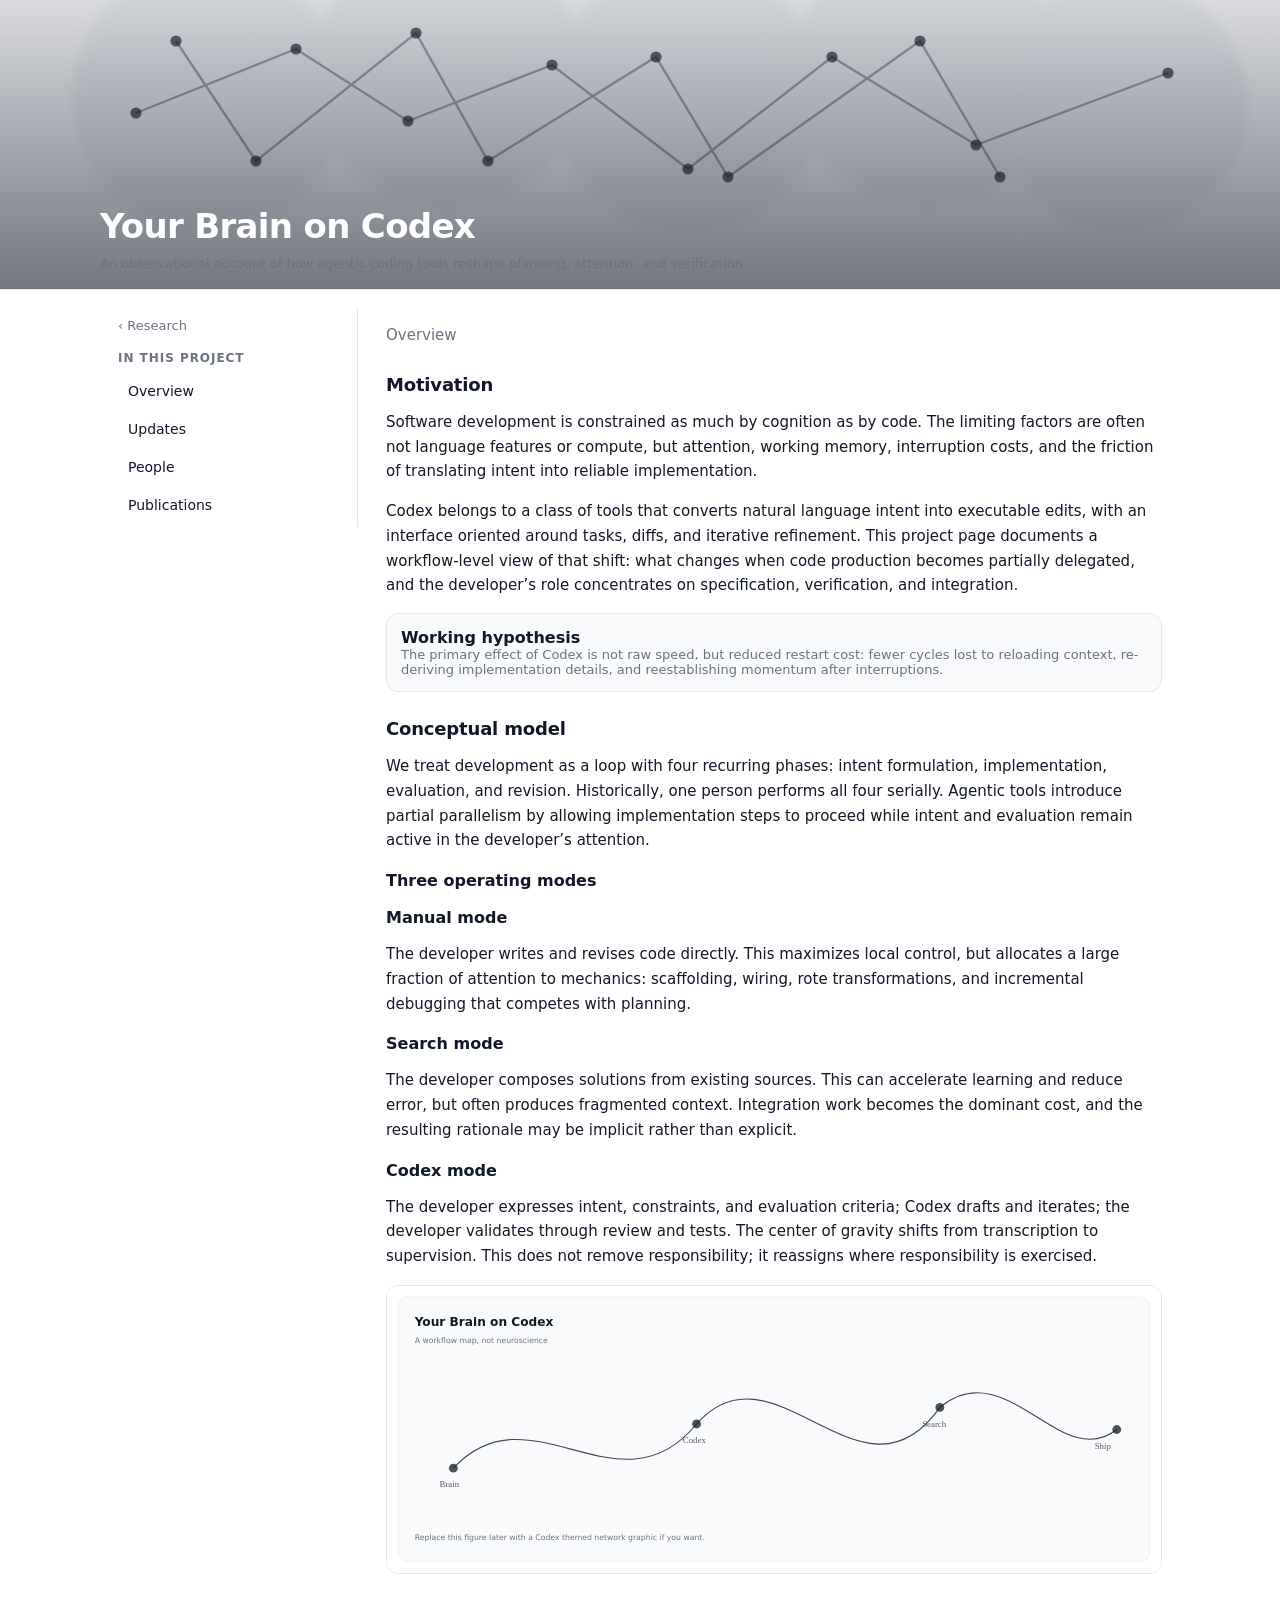
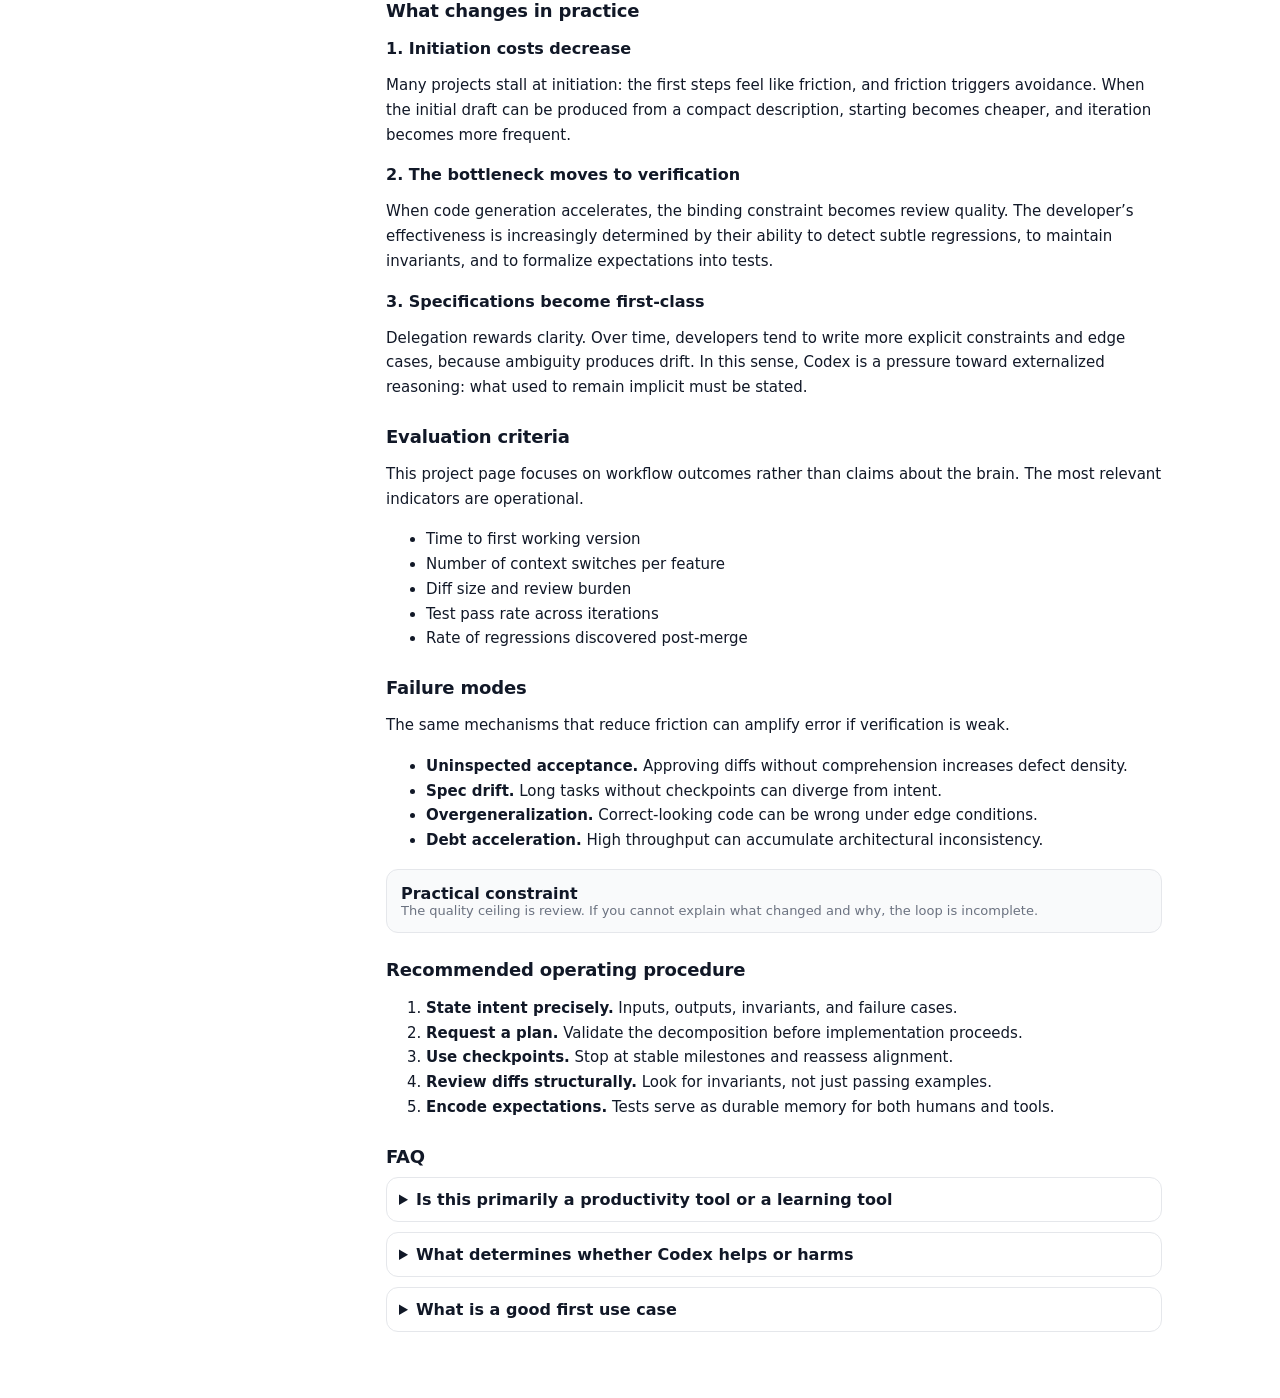
<file: index.html>
<!doctype html>
<html lang="en">
<head>
  <meta charset="utf-8" />
  <meta name="viewport" content="width=device-width,initial-scale=1" />
  <title>Overview · Your Brain on Codex</title>
  <link rel="stylesheet" href="./assets/css/styles.css" />
</head>
<body>
  <header class="hero">
    <img src="./assets/img/hero.svg" alt="Your Brain on Codex hero graphic" />
    <div class="overlay"></div>
    <div class="titlewrap">
      <h1>Your Brain on Codex</h1>
      <div class="meta">An observational account of how agentic coding tools reshape planning, attention, and verification.</div>
    </div>
  </header>

  <main class="page">
    <section class="layout">
      <aside class="sidebar">
        <a class="back" href="#">‹ Research</a>
        <nav class="nav" data-nav>
          <h3>In this project</h3>
          <a href="./index.html">Overview</a>
          <a href="./updates/index.html">Updates</a>
          <a href="./people/index.html">People</a>
          <a href="./publications/index.html">Publications</a>
        </nav>
      </aside>

      <article class="content">
        <p class="small">Overview</p>

        <h2>Motivation</h2>
        <p>
          Software development is constrained as much by cognition as by code. The limiting factors are often not
          language features or compute, but attention, working memory, interruption costs, and the friction of
          translating intent into reliable implementation.
        </p>
        <p>
          Codex belongs to a class of tools that converts natural language intent into executable edits, with an interface
          oriented around tasks, diffs, and iterative refinement. This project page documents a workflow-level view of that
          shift: what changes when code production becomes partially delegated, and the developer’s role concentrates on
          specification, verification, and integration.
        </p>

        <div class="callout">
          <div><strong>Working hypothesis</strong></div>
          <div class="small">
            The primary effect of Codex is not raw speed, but reduced restart cost: fewer cycles lost to reloading context,
            re-deriving implementation details, and reestablishing momentum after interruptions.
          </div>
        </div>

        <h2>Conceptual model</h2>
        <p>
          We treat development as a loop with four recurring phases: intent formulation, implementation, evaluation, and
          revision. Historically, one person performs all four serially. Agentic tools introduce partial parallelism by
          allowing implementation steps to proceed while intent and evaluation remain active in the developer’s attention.
        </p>

        <h3>Three operating modes</h3>

        <h3>Manual mode</h3>
        <p>
          The developer writes and revises code directly. This maximizes local control, but allocates a large fraction of
          attention to mechanics: scaffolding, wiring, rote transformations, and incremental debugging that competes with
          planning.
        </p>

        <h3>Search mode</h3>
        <p>
          The developer composes solutions from existing sources. This can accelerate learning and reduce error, but often
          produces fragmented context. Integration work becomes the dominant cost, and the resulting rationale may be
          implicit rather than explicit.
        </p>

        <h3>Codex mode</h3>
        <p>
          The developer expresses intent, constraints, and evaluation criteria; Codex drafts and iterates; the developer
          validates through review and tests. The center of gravity shifts from transcription to supervision. This does not
          remove responsibility; it reassigns where responsibility is exercised.
        </p>

        <div class="figure">
          <img src="./assets/img/figure.svg" alt="Workflow figure" />
        </div>

        <h2>What changes in practice</h2>

        <h3>1. Initiation costs decrease</h3>
        <p>
          Many projects stall at initiation: the first steps feel like friction, and friction triggers avoidance.
          When the initial draft can be produced from a compact description, starting becomes cheaper, and iteration becomes
          more frequent.
        </p>

        <h3>2. The bottleneck moves to verification</h3>
        <p>
          When code generation accelerates, the binding constraint becomes review quality. The developer’s effectiveness is
          increasingly determined by their ability to detect subtle regressions, to maintain invariants, and to formalize
          expectations into tests.
        </p>

        <h3>3. Specifications become first-class</h3>
        <p>
          Delegation rewards clarity. Over time, developers tend to write more explicit constraints and edge cases, because
          ambiguity produces drift. In this sense, Codex is a pressure toward externalized reasoning: what used to remain
          implicit must be stated.
        </p>

        <h2>Evaluation criteria</h2>
        <p>
          This project page focuses on workflow outcomes rather than claims about the brain. The most relevant indicators
          are operational.
        </p>
        <ul>
          <li>Time to first working version</li>
          <li>Number of context switches per feature</li>
          <li>Diff size and review burden</li>
          <li>Test pass rate across iterations</li>
          <li>Rate of regressions discovered post-merge</li>
        </ul>

        <h2>Failure modes</h2>
        <p>
          The same mechanisms that reduce friction can amplify error if verification is weak.
        </p>
        <ul>
          <li><strong>Uninspected acceptance.</strong> Approving diffs without comprehension increases defect density.</li>
          <li><strong>Spec drift.</strong> Long tasks without checkpoints can diverge from intent.</li>
          <li><strong>Overgeneralization.</strong> Correct-looking code can be wrong under edge conditions.</li>
          <li><strong>Debt acceleration.</strong> High throughput can accumulate architectural inconsistency.</li>
        </ul>

        <div class="callout">
          <div><strong>Practical constraint</strong></div>
          <div class="small">
            The quality ceiling is review. If you cannot explain what changed and why, the loop is incomplete.
          </div>
        </div>

        <h2>Recommended operating procedure</h2>
        <ol>
          <li><strong>State intent precisely.</strong> Inputs, outputs, invariants, and failure cases.</li>
          <li><strong>Request a plan.</strong> Validate the decomposition before implementation proceeds.</li>
          <li><strong>Use checkpoints.</strong> Stop at stable milestones and reassess alignment.</li>
          <li><strong>Review diffs structurally.</strong> Look for invariants, not just passing examples.</li>
          <li><strong>Encode expectations.</strong> Tests serve as durable memory for both humans and tools.</li>
        </ol>

        <h2>FAQ</h2>
        <div class="faq">
          <details>
            <summary>Is this primarily a productivity tool or a learning tool</summary>
            <p>
              Both. In the short term it reduces mechanical effort. Over time it can improve habits around specification and
              verification, if the developer treats review and testing as non-negotiable.
            </p>
          </details>

          <details>
            <summary>What determines whether Codex helps or harms</summary>
            <p>
              The rigor of evaluation. Delegation increases throughput; evaluation determines correctness.
            </p>
          </details>

          <details>
            <summary>What is a good first use case</summary>
            <p>
              Tasks with clear success criteria and low ambiguity, such as scaffolding, refactors with tests, migrations, and
              adding test coverage for existing behavior.
            </p>
          </details>
        </div>
      </article>
    </section>
  </main>

  <script src="./assets/js/main.js"></script>
</body>
</html>
</file>
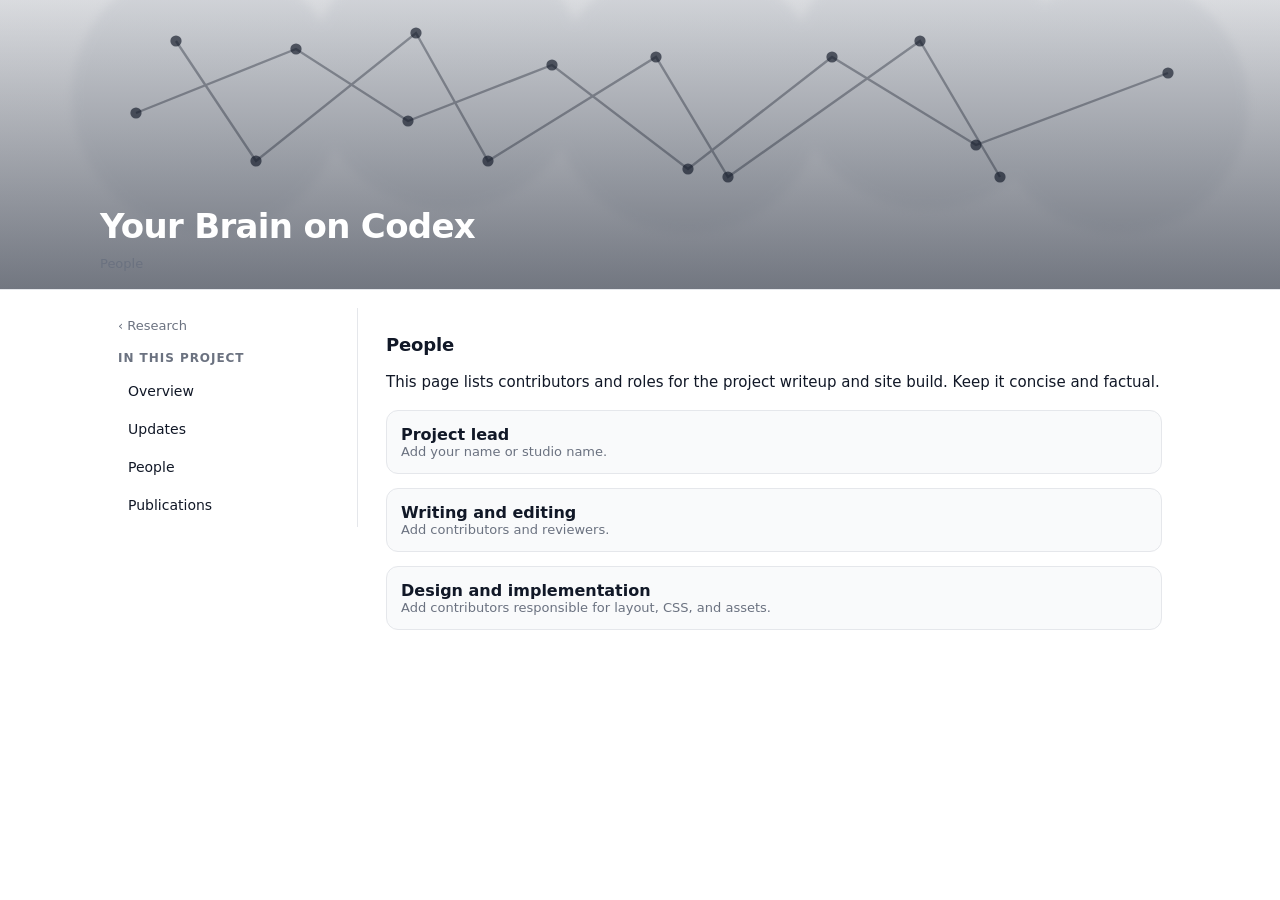
<file: people/index.html>
<!doctype html>
<html lang="en">
<head>
  <meta charset="utf-8" />
  <meta name="viewport" content="width=device-width,initial-scale=1" />
  <title>People · Your Brain on Codex</title>
  <link rel="stylesheet" href="../assets/css/styles.css" />
</head>
<body>
  <header class="hero">
    <img src="../assets/img/hero.svg" alt="Your Brain on Codex hero graphic" />
    <div class="overlay"></div>
    <div class="titlewrap">
      <h1>Your Brain on Codex</h1>
      <div class="meta">People</div>
    </div>
  </header>

  <main class="page">
    <section class="layout">
      <aside class="sidebar">
        <a class="back" href="#">‹ Research</a>
        <nav class="nav" data-nav>
          <h3>In this project</h3>
          <a href="../index.html">Overview</a>
          <a href="../updates/index.html">Updates</a>
          <a href="./index.html">People</a>
          <a href="../publications/index.html">Publications</a>
        </nav>
      </aside>

      <article class="content">
        <h2>People</h2>
        <p>
          This page lists contributors and roles for the project writeup and site build. Keep it concise and factual.
        </p>

        <div class="callout">
          <div><strong>Project lead</strong></div>
          <div class="small">Add your name or studio name.</div>
        </div>

        <div class="callout">
          <div><strong>Writing and editing</strong></div>
          <div class="small">Add contributors and reviewers.</div>
        </div>

        <div class="callout">
          <div><strong>Design and implementation</strong></div>
          <div class="small">Add contributors responsible for layout, CSS, and assets.</div>
        </div>
      </article>
    </section>
  </main>

  <script src="../assets/js/main.js"></script>
</body>
</html>
</file>
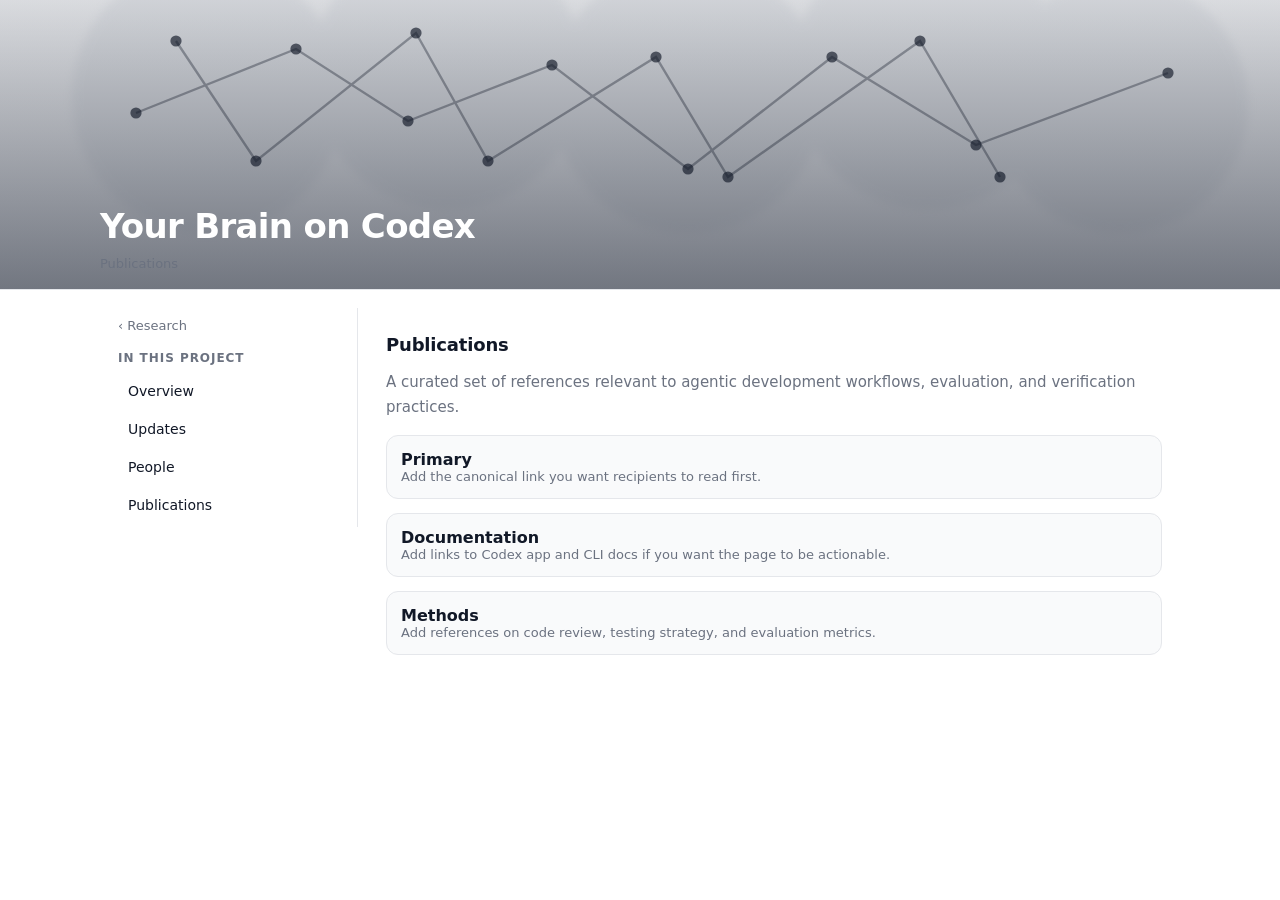
<file: publications/index.html>
<!doctype html>
<html lang="en">
<head>
  <meta charset="utf-8" />
  <meta name="viewport" content="width=device-width,initial-scale=1" />
  <title>Publications · Your Brain on Codex</title>
  <link rel="stylesheet" href="../assets/css/styles.css" />
</head>
<body>
  <header class="hero">
    <img src="../assets/img/hero.svg" alt="Your Brain on Codex hero graphic" />
    <div class="overlay"></div>
    <div class="titlewrap">
      <h1>Your Brain on Codex</h1>
      <div class="meta">Publications</div>
    </div>
  </header>

  <main class="page">
    <section class="layout">
      <aside class="sidebar">
        <a class="back" href="#">‹ Research</a>
        <nav class="nav" data-nav>
          <h3>In this project</h3>
          <a href="../index.html">Overview</a>
          <a href="../updates/index.html">Updates</a>
          <a href="../people/index.html">People</a>
          <a href="./index.html">Publications</a>
        </nav>
      </aside>

      <article class="content">
        <h2>Publications</h2>
        <p class="small">
          A curated set of references relevant to agentic development workflows, evaluation, and verification practices.
        </p>

        <div class="callout">
          <div><strong>Primary</strong></div>
          <div class="small">Add the canonical link you want recipients to read first.</div>
        </div>

        <div class="callout">
          <div><strong>Documentation</strong></div>
          <div class="small">Add links to Codex app and CLI docs if you want the page to be actionable.</div>
        </div>

        <div class="callout">
          <div><strong>Methods</strong></div>
          <div class="small">Add references on code review, testing strategy, and evaluation metrics.</div>
        </div>
      </article>
    </section>
  </main>

  <script src="../assets/js/main.js"></script>
</body>
</html>
</file>
<file: assets/css/styles.css>
:root {
  --bg: #ffffff;
  --text: #111827;
  --muted: #6b7280;
  --line: #e5e7eb;
  --panel: #f9fafb;
  --link: #111827;
  --linkHover: #2563eb;
  --accent: #111827;
  --max: 1080px;
  --sidebar: 240px;
}

* { box-sizing: border-box; }

html, body {
  margin: 0;
  padding: 0;
  font-family: ui-sans-serif, system-ui, -apple-system, Segoe UI, Roboto, Helvetica, Arial, "Apple Color Emoji", "Segoe UI Emoji";
  color: var(--text);
  background: var(--bg);
}

a { color: var(--link); text-decoration: none; }
a:hover { color: var(--linkHover); text-decoration: underline; }

.page {
  max-width: var(--max);
  margin: 0 auto;
  padding: 0 18px 56px;
}

.hero {
  position: relative;
  width: 100%;
  height: 290px;
  border-bottom: 1px solid var(--line);
  background: #f3f4f6;
  overflow: hidden;
}

.hero img {
  width: 100%;
  height: 100%;
  object-fit: cover;
  display: block;
}

.hero .overlay {
  position: absolute;
  inset: 0;
  background: linear-gradient(to bottom, rgba(17,24,39,0.1), rgba(17,24,39,0.55));
}

.hero .titlewrap {
  position: absolute;
  left: 18px;
  right: 18px;
  bottom: 18px;
  max-width: var(--max);
  margin: 0 auto;
}

.hero h1 {
  margin: 0;
  font-weight: 700;
  letter-spacing: -0.02em;
  color: white;
  font-size: 34px;
}

.layout {
  display: grid;
  grid-template-columns: var(--sidebar) 1fr;
  gap: 28px;
  padding-top: 18px;
}

.sidebar {
  position: sticky;
  top: 16px;
  align-self: start;
  border-right: 1px solid var(--line);
  padding-right: 18px;
}

.sidebar .back {
  display: inline-block;
  margin: 10px 0 18px;
  color: var(--muted);
  font-size: 13px;
}

.nav h3 {
  font-size: 12px;
  color: var(--muted);
  text-transform: uppercase;
  letter-spacing: 0.08em;
  margin: 0 0 10px;
}

.nav a {
  display: block;
  padding: 8px 10px;
  border-radius: 8px;
  margin-bottom: 6px;
  font-size: 14px;
  color: var(--text);
}

.nav a.active {
  background: var(--panel);
  border: 1px solid var(--line);
  text-decoration: none;
}

.content {
  min-width: 0;
}

.content p, .content li {
  line-height: 1.65;
  font-size: 15px;
}

.content h2 {
  margin: 26px 0 10px;
  font-size: 18px;
  letter-spacing: -0.01em;
}

.content h3 {
  margin: 18px 0 10px;
  font-size: 16px;
}

.meta {
  color: var(--muted);
  font-size: 13px;
  margin-top: 10px;
}

.callout {
  border: 1px solid var(--line);
  background: var(--panel);
  padding: 14px 14px;
  border-radius: 12px;
  margin: 14px 0;
}

.figure {
  border: 1px solid var(--line);
  border-radius: 12px;
  overflow: hidden;
  background: white;
  margin: 16px 0;
}

.figure img { width: 100%; height: auto; display: block; }

.kbd {
  font-family: ui-monospace, SFMono-Regular, Menlo, Monaco, Consolas, "Liberation Mono", "Courier New", monospace;
  font-size: 13px;
  background: #111827;
  color: white;
  border-radius: 8px;
  padding: 2px 8px;
}

.small {
  font-size: 13px;
  color: var(--muted);
}

hr {
  border: none;
  border-top: 1px solid var(--line);
  margin: 26px 0;
}

.faq details {
  border: 1px solid var(--line);
  border-radius: 12px;
  padding: 12px 12px;
  margin: 10px 0;
  background: white;
}

.faq summary {
  cursor: pointer;
  font-weight: 600;
}

@media (max-width: 920px) {
  .layout { grid-template-columns: 1fr; }
  .sidebar {
    position: relative;
    border-right: none;
    padding-right: 0;
    border-bottom: 1px solid var(--line);
    padding-bottom: 14px;
  }
}
</file>
